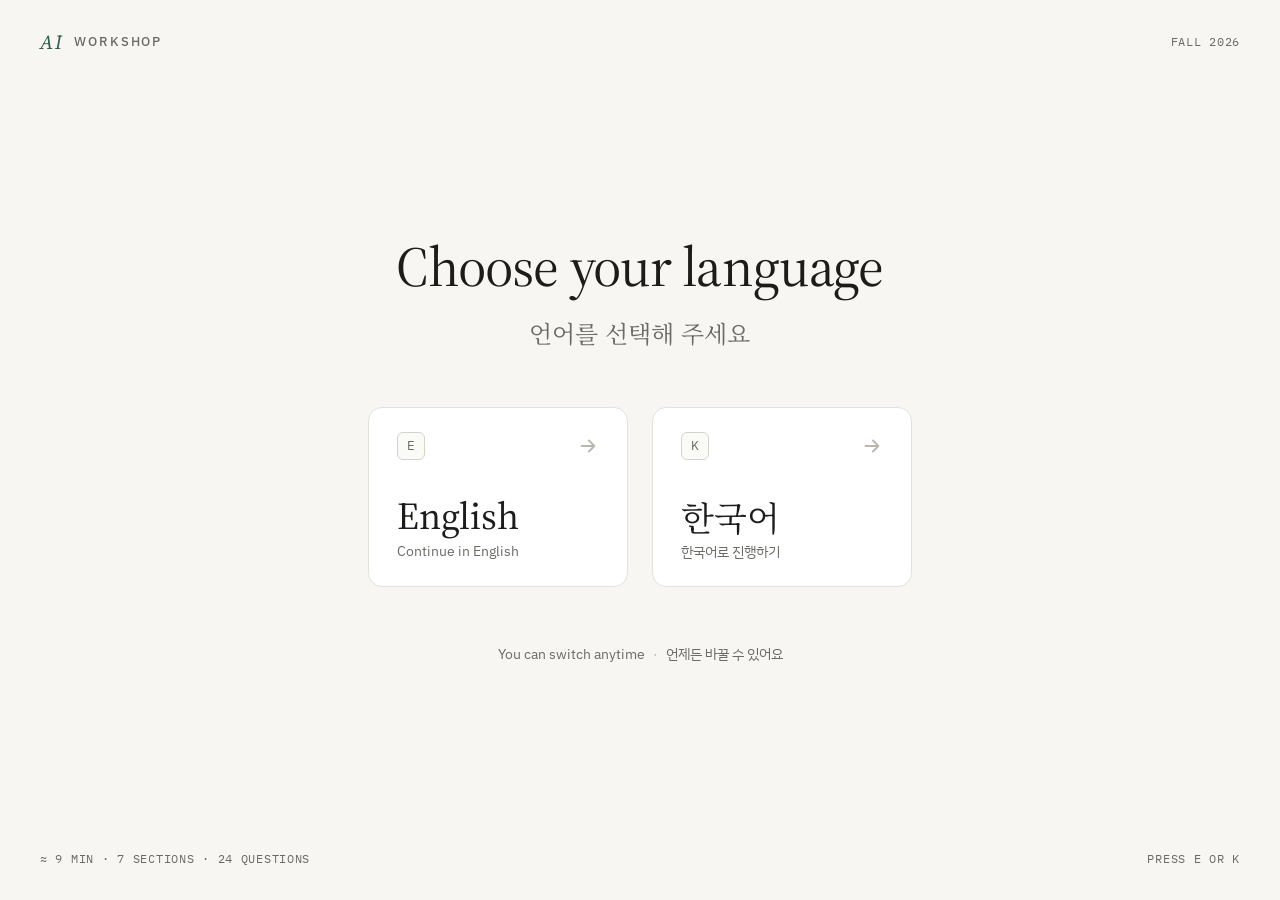
<file: index.html>
<!doctype html>
<html lang="en">
<head>
<meta charset="utf-8">
<meta name="viewport" content="width=device-width, initial-scale=1, viewport-fit=cover, interactive-widget=resizes-content">
<meta name="color-scheme" content="light">
<meta name="theme-color" content="#F7F6F2">
<title>AI Workshop Survey</title>
<link rel="preconnect" href="https://fonts.googleapis.com">
<link rel="preconnect" href="https://fonts.gstatic.com" crossorigin>
<link href="https://fonts.googleapis.com/css2?family=Source+Serif+4:ital,opsz,wght@0,8..60,300;0,8..60,400;0,8..60,500;1,8..60,400&family=IBM+Plex+Sans:wght@400;500;600&family=IBM+Plex+Mono:wght@400;500&family=IBM+Plex+Sans+KR:wght@400;500;600&family=Noto+Serif+KR:wght@300;400;500&display=swap" rel="stylesheet">
<link rel="stylesheet" href="styles.css">
</head>
<body>
<div class="app" id="app">
  <header class="topbar" id="topbar">
    <div class="topbar-inner" id="topbarInner"></div>
    <div class="progress" aria-hidden="true"><span id="progressFill"></span></div>
  </header>
  <main class="main" id="main">
    <div class="view" id="view"></div>
  </main>
  <footer class="footer" id="footer"></footer>
</div>
<noscript>This survey needs JavaScript. · 이 설문은 JavaScript가 필요합니다.</noscript>
<script src="config.js"></script>
<script src="i18n.js"></script>
<script src="questions.js"></script>
<script src="app.js"></script>
</body>
</html>
</file>
<file: styles.css>
/* AI Workshop Survey — mobile-first. 600px / 900px에서 확장 */

:root {
  --bg: #F7F6F2;
  --surface: #FFFFFF;
  --surface-alt: #FBFBF9;
  --surface-key: #FAFAF7;
  --ink: #1C1C1A;
  --ink-body: #3D3C38;
  --ink-muted: #6B6A65;
  --ink-faint: #8A877F;
  --ink-ghost: #B9B6AD;
  --line: #E3E1DA;
  --line-soft: #EFEDE7;
  --line-strong: #D6D3CA;
  --line-dot: #C9C6BC;
  --rule: #1C1C1A;
  --accent: #2F5D50;
  --accent-hover: #1F4238;
  --accent-soft: #E6EEEA;
  --accent-ink: #FFFFFF;
  --hatch-a: #ECEAE3;
  --error: #A33A2E;

  --font-serif-en: 'Source Serif 4', Georgia, serif;
  --font-serif-ko: 'Noto Serif KR', 'Source Serif 4', serif;
  --font-sans-en: 'IBM Plex Sans', -apple-system, 'Segoe UI', sans-serif;
  --font-sans-ko: 'IBM Plex Sans KR', 'IBM Plex Sans', -apple-system, sans-serif;
  --font-mono: 'IBM Plex Mono', ui-monospace, monospace;
  --serif: var(--font-serif-en);
  --sans: var(--font-sans-en);

  --radius-card: 10px;
  --radius-panel: 12px;
  --radius-button: 8px;

  --ease: cubic-bezier(0.22, 1, 0.36, 1);
  --lh: 1.5;
  --lh-title: 1.25;
  --pad-x: 20px;
  --header-h: 52px;
}

html[lang="ko"] {
  --serif: var(--font-serif-ko);
  --sans: var(--font-sans-ko);
  --lh: 1.6;
  --lh-title: 1.4;
}

*, *::before, *::after { box-sizing: border-box; }

html, body {
  margin: 0;
  height: 100%;
  background: var(--bg);
  color: var(--ink);
  overscroll-behavior: none;
}

body {
  font-family: var(--sans);
  font-size: 17px;
  line-height: var(--lh);
  -webkit-font-smoothing: antialiased;
  -webkit-text-size-adjust: 100%;
  text-size-adjust: 100%;
}

html[lang="ko"] body { word-break: keep-all; overflow-wrap: anywhere; }

button, input, textarea, select { font: inherit; color: inherit; }
button { -webkit-tap-highlight-color: transparent; cursor: pointer; }
a { color: var(--accent); }
h1, h2, p { margin: 0; }

:focus { outline: none; }
:focus-visible { outline: 2px solid var(--accent); outline-offset: 2px; }
[tabindex="-1"]:focus-visible { outline: none; } /* 화면 전환 시 제목으로 옮긴 포커스 */

.sr-only {
  position: absolute; width: 1px; height: 1px; padding: 0; margin: -1px;
  overflow: hidden; clip: rect(0 0 0 0); white-space: nowrap; border: 0;
}

.mono { font-family: var(--font-mono); }
.em { color: var(--accent); }
html[lang="en"] .em { font-style: italic; }

/* ── Shell ───────────────────────────────────────────── */

.app {
  height: 100vh; /* fallback */
  height: var(--app-h, 100dvh);
  display: flex;
  flex-direction: column;
  overflow: hidden;
}

.topbar {
  position: relative;
  flex-shrink: 0;
  height: var(--header-h);
  border-bottom: 1px solid var(--line);
  padding-top: env(safe-area-inset-top);
  box-sizing: content-box;
}
.app[data-screen="lang"] .topbar { display: none; }

.topbar-inner {
  height: 100%;
  padding: 0 max(var(--pad-x), env(safe-area-inset-right)) 0 max(var(--pad-x), env(safe-area-inset-left));
  display: flex;
  align-items: center;
  justify-content: space-between;
  gap: 12px;
}

.brand { display: flex; align-items: center; gap: 12px; min-width: 0; }
.brand-ai { font-family: var(--font-serif-en); font-style: italic; font-size: 20px; color: var(--accent); line-height: 1; }
.brand-word { display: none; font-size: 13px; font-weight: 500; letter-spacing: 0.14em; font-family: var(--font-sans-en); }
.brand-rule { display: none; width: 1px; height: 16px; background: var(--line-strong); }
.brand-sub { display: none; font-size: 13px; color: var(--ink-muted); white-space: nowrap; }

.topbar-right { display: flex; align-items: center; gap: 14px; }
.section-of { font-family: var(--font-mono); font-size: 11px; letter-spacing: 0.08em; color: var(--ink-muted); white-space: nowrap; text-transform: uppercase; }
.section-of.is-done { color: var(--accent); }
.so-long { display: none; }

.lang-toggle {
  display: flex;
  padding: 2px;
  border: 1px solid var(--line);
  border-radius: 999px;
  background: var(--surface);
}
.lang-toggle button {
  height: 30px;
  min-width: 40px;
  padding: 0 10px;
  border: none;
  border-radius: 999px;
  background: transparent;
  color: var(--ink-muted);
  font-size: 12px;
  font-weight: 500;
  transition: background-color .15s, color .15s;
}
.lang-toggle button[data-lang="en"] { font-family: var(--font-sans-en); }
.lang-toggle button[data-lang="ko"] { font-family: var(--font-sans-ko); font-size: 13px; }
.lang-toggle button[aria-pressed="true"] { background: var(--ink); color: #FFFFFF; font-weight: 600; }
/* 터치 타겟 44px 확보 */
.lang-toggle button { position: relative; }
.lang-toggle button::after { content: ""; position: absolute; inset: -7px -2px; }

.progress { position: absolute; left: 0; right: 0; bottom: -1px; height: 2px; pointer-events: none; }
.progress span {
  display: block; height: 100%; width: 0;
  background: var(--accent);
  transition: width .4s var(--ease);
}

.main {
  position: relative;
  flex: 1 1 auto;
  min-height: 0;
  overflow-y: auto;
  overflow-x: hidden;
  -webkit-overflow-scrolling: touch;
  overscroll-behavior: contain;
}

.view {
  min-height: 100%;
  display: flex;
  flex-direction: column;
}

.footer {
  flex-shrink: 0;
  display: flex;
  align-items: center;
  gap: 12px;
  padding: 12px max(var(--pad-x), env(safe-area-inset-right)) calc(12px + env(safe-area-inset-bottom)) max(var(--pad-x), env(safe-area-inset-left));
  border-top: 1px solid var(--line);
  background: var(--bg);
}
.footer:empty { display: none; }
.app[data-screen="lang"] .footer,
.app[data-screen="thanks"] .footer { display: none; }

.back-btn {
  flex-shrink: 0;
  width: 48px; height: 48px;
  display: inline-flex; align-items: center; justify-content: center; gap: 8px;
  padding: 0;
  background: var(--surface);
  border: 1px solid var(--line);
  border-radius: 10px;
  color: var(--ink);
}
.back-btn svg { width: 20px; height: 20px; }
.back-text { display: none; }
.back-btn:active { background: var(--line-soft); }

.foot-hint { display: none; }
.foot-crumbs { display: none; }
.foot-page { margin-left: auto; font-family: var(--font-mono); font-size: 12px; letter-spacing: 0.06em; color: var(--ink); white-space: nowrap; }
.foot-page span { color: var(--ink-faint); }
.foot-primary { flex: 1 1 auto; border-radius: 10px; }
.foot-primary + .foot-page { display: none; }
.foot-primary .sub { font-family: var(--font-mono); font-size: 13px; opacity: 0.8; font-weight: 400; }
html[lang="ko"] .foot-primary .sub { font-family: var(--sans); font-size: 14px; }

/* ── Buttons ─────────────────────────────────────────── */

.btn {
  height: 48px;
  padding: 0 24px;
  border: none;
  border-radius: var(--radius-button);
  display: inline-flex;
  align-items: center;
  justify-content: center;
  gap: 10px;
  font-size: 16px;
  font-weight: 500;
  white-space: nowrap;
}
.btn-primary { background: var(--accent); color: var(--accent-ink); }
.btn-primary:active { background: var(--accent-hover); }
.btn-primary[disabled] { opacity: .7; cursor: progress; }
.btn-primary svg { width: 16px; height: 16px; flex-shrink: 0; }
.btn-lg { height: 52px; padding: 0 26px; font-size: 17px; }
.btn-lg svg { width: 18px; height: 18px; }

.btn-text {
  min-height: 44px;
  padding: 0 4px;
  background: none;
  border: none;
  color: var(--ink-muted);
  font-size: 15px;
}
.btn-text:active { color: var(--ink); }

.btn-outline {
  height: 44px;
  padding: 0 16px;
  background: var(--surface);
  border: 1px solid var(--line-strong);
  border-radius: var(--radius-button);
  color: var(--ink);
  font-size: 15px;
  font-weight: 500;
  display: inline-flex; align-items: center; gap: 8px;
}

kbd {
  font-family: var(--font-mono);
  font-size: 13px;
  border: 1px solid var(--line-strong);
  border-radius: 4px;
  padding: 2px 6px;
  background: var(--surface);
}

.spinner {
  width: 16px; height: 16px;
  border: 2px solid rgba(255,255,255,.4);
  border-top-color: #FFFFFF;
  border-radius: 50%;
  animation: spin .8s linear infinite;
}
@keyframes spin { to { transform: rotate(360deg); } }

.shake { animation: shake .4s; }
@keyframes shake {
  0%, 100% { transform: translateX(0); }
  20% { transform: translateX(-6px); }
  40% { transform: translateX(6px); }
  60% { transform: translateX(-4px); }
  80% { transform: translateX(4px); }
}

/* ── Stage (질문 공통) ───────────────────────────────── */

.stage {
  width: 100%;
  max-width: 640px;
  margin: 0 auto;
  padding: 28px var(--pad-x) 32px;
}

.q-block { border-top: 1px solid var(--rule); padding-top: 14px; }
.q-rail {
  font-family: var(--font-mono);
  font-size: 12px;
  letter-spacing: 0.06em;
  color: var(--accent);
  margin-bottom: 22px;
}
.q-sec { color: var(--ink-muted); font-family: var(--sans); letter-spacing: 0.01em; }
.q-sec::before { content: " — "; font-family: var(--font-mono); }

.q-title {
  font-family: var(--serif);
  font-weight: 500;
  font-size: 26px;
  line-height: var(--lh-title);
  letter-spacing: -0.01em;
}
html[lang="ko"] .q-title { font-size: 24px; }

.q-body { display: flex; flex-direction: column; gap: 22px; }

/* 선택 카드 */
.opts { display: flex; flex-direction: column; gap: 10px; }

.card {
  display: flex;
  align-items: center;
  gap: 12px;
  width: 100%;
  min-height: 56px;
  padding: 14px 18px;
  background: var(--surface);
  border: 1px solid var(--line);
  border-radius: var(--radius-card);
  font-size: 17px;
  line-height: 1.35;
  text-align: left;
  transition: background-color .15s, border-color .15s, transform .15s, opacity .15s;
}
html[lang="ko"] .card { line-height: 1.45; }
.card:active { background: var(--line-soft); }
.card[aria-checked="true"] {
  background: var(--accent-soft);
  border: 1.5px solid var(--accent);
  padding: 13.5px 17.5px;
}
.card.is-disabled { opacity: .4; }
.card-main { flex: 1 1 auto; min-width: 0; display: flex; flex-direction: column; gap: 2px; }
.card-label { display: block; }
.card-desc { display: block; font-size: 15px; color: var(--ink-muted); line-height: 1.45; }
.card-title { font-weight: 600; }

.key {
  display: none;
  width: 26px; height: 26px;
  flex-shrink: 0;
  align-items: center; justify-content: center;
  border-radius: 6px;
  border: 1px solid var(--line-strong);
  background: var(--surface-key);
  color: var(--ink-muted);
  font-family: var(--font-mono);
  font-size: 12px;
}
[aria-checked="true"] > .key { background: var(--accent); border-color: var(--accent); color: #FFFFFF; }

.check { width: 20px; height: 20px; flex-shrink: 0; color: var(--accent); visibility: hidden; }
[aria-checked="true"] > .check { visibility: visible; }

/* 그룹형 */
.groups { display: flex; flex-direction: column; gap: 28px; }
.group { display: flex; flex-direction: column; gap: 8px; }
.group-head {
  display: flex; justify-content: space-between; align-items: baseline;
  border-bottom: 1px solid var(--line);
  padding-bottom: 8px;
}
.group-title { font-size: 14px; font-weight: 600; color: var(--ink-body); }
.group-count { font-family: var(--font-mono); font-size: 12px; color: var(--ink-muted); }
.group-grid { display: grid; grid-template-columns: minmax(0, 1fr); gap: 8px; }
.group .card { font-size: 16px; padding: 12px 16px; }
.group .card[aria-checked="true"] { padding: 11.5px 15.5px; }
.group .key { width: 24px; height: 24px; }
.group .check { width: 18px; height: 18px; }

/* Other 입력 */
.other-wrap { display: flex; flex-direction: column; gap: 8px; }
.other-input { margin-left: 0; }

/* 텍스트 입력 */
.text-input, .text-area {
  width: 100%;
  border: none;
  border-bottom: 1.5px solid var(--line-strong);
  border-radius: 0;
  background: transparent;
  padding: 10px 2px;
  font-size: 20px;
  line-height: 1.45;
  color: var(--ink);
  transition: border-color .15s;
  -webkit-appearance: none;
  appearance: none;
}
.text-input::placeholder, .text-area::placeholder { color: var(--ink-ghost); }
.text-input:focus, .text-area:focus { border-bottom-color: var(--accent); outline: none; }
.text-area {
  min-height: 120px;
  resize: none;
  overflow: hidden;
  border: 1px solid var(--line);
  border-radius: var(--radius-card);
  background: var(--surface);
  padding: 14px 16px;
  font-size: 18px;
}
.text-area:focus { border-color: var(--accent); }
.other-input {
  font-size: 17px;
  border: 1px solid var(--line);
  border-radius: var(--radius-card);
  background: var(--surface);
  padding: 12px 16px;
}
.other-input:focus { border-color: var(--accent); }

/* 척도 */
.scale { display: flex; flex-direction: column; gap: 10px; }
.scale-btns { display: grid; grid-template-columns: repeat(5, 1fr); gap: 8px; }
.scale-btn {
  height: 52px;
  border: 1px solid var(--line);
  border-radius: var(--radius-card);
  background: var(--surface);
  font-family: var(--font-mono);
  font-size: 18px;
  transition: background-color .15s, border-color .15s;
}
.scale-btn:active { background: var(--line-soft); }
.scale-btn[aria-checked="true"] { background: var(--accent); border-color: var(--accent); color: #FFFFFF; }
.scale-ends { display: flex; justify-content: space-between; gap: 16px; font-size: 14px; color: var(--ink-muted); line-height: 1.35; }
.scale-ends span:last-child { text-align: right; }

/* Likert */
.likert-matrix { display: none; }
.likert-cards { display: flex; flex-direction: column; gap: 12px; }
.lk-card {
  background: var(--surface);
  border: 1px solid var(--line);
  border-radius: var(--radius-panel);
  padding: 16px;
  display: flex; flex-direction: column; gap: 12px;
  transition: border-color .2s;
}
.lk-card.is-active { border-color: var(--line-strong); }
.lk-card .lk-text { font-size: 17px; line-height: 1.45; }
.lk-pills { display: grid; grid-template-columns: repeat(5, 1fr); gap: 6px; }
.lk-pill {
  height: 44px;
  border: 1px solid var(--line);
  border-radius: 999px;
  background: var(--surface);
  font-family: var(--font-mono);
  font-size: 15px;
}
.lk-pill:active { background: var(--line-soft); }
.lk-pill[aria-checked="true"] { background: var(--accent); border-color: var(--accent); color: #FFFFFF; }
.lk-ends { display: flex; justify-content: space-between; font-size: 12px; color: var(--ink-muted); gap: 12px; }
.lk-ends span:last-child { text-align: right; }

/* Rank */
.rank-badge {
  width: 26px; height: 26px; flex-shrink: 0;
  border-radius: 50%;
  border: 1.5px solid var(--line-dot);
  display: inline-flex; align-items: center; justify-content: center;
  font-family: var(--font-mono);
  font-size: 13px;
  color: #FFFFFF;
}
[aria-checked="true"] > .rank-badge { background: var(--accent); border-color: var(--accent); }

/* 메시지 / 액션 */
.form-msg { min-height: 0; font-size: 15px; color: var(--ink-muted); }
.form-msg:empty { display: none; }
.form-msg.is-error { color: var(--error); }

.actions { display: none; }
.to-review { align-self: flex-start; }

/* ── Language select ─────────────────────────────────── */

.lang-screen {
  flex: 1 1 auto;
  display: flex;
  flex-direction: column;
  padding: calc(20px + env(safe-area-inset-top)) var(--pad-x) calc(20px + env(safe-area-inset-bottom));
  gap: 32px;
}
.lang-top, .lang-bottom {
  display: flex; justify-content: space-between; align-items: center; gap: 12px;
  font-family: var(--font-mono); font-size: 11px; letter-spacing: 0.06em; color: var(--ink-muted);
}
.lang-top .brand-word { display: inline-block; }
.lang-center { margin: auto 0; display: flex; flex-direction: column; gap: 32px; align-items: stretch; }
.lang-heading { display: flex; flex-direction: column; gap: 10px; text-align: center; }
.lang-title { font-family: var(--font-serif-en); font-weight: 400; font-size: 36px; line-height: 1.1; letter-spacing: -0.015em; }
.lang-sub { font-family: var(--font-serif-ko); font-size: 19px; color: var(--ink-muted); }
.lang-cards { display: flex; flex-direction: column; gap: 12px; }
.lang-card {
  height: 120px;
  padding: 18px 20px;
  background: var(--surface);
  border: 1px solid var(--line);
  border-radius: 14px;
  display: flex; flex-direction: column; justify-content: space-between;
  text-align: left;
  transition: border-color .15s, transform .15s, box-shadow .15s;
}
.lang-card:active { background: var(--surface-alt); }
.lang-card-top { display: flex; justify-content: space-between; align-items: center; width: 100%; }
.lang-card-top .key { display: none; width: 28px; height: 28px; font-size: 13px; }
.lang-card-top svg { width: 22px; height: 22px; margin-left: auto; color: var(--ink-ghost); transition: color .15s; }
.lang-card-name { font-family: var(--font-serif-en); font-size: 32px; line-height: 1; }
.lang-card[data-lang="ko"] .lang-card-name { font-family: var(--font-serif-ko); font-size: 29px; line-height: 1.1; }
.lang-card-cta { font-size: 14px; color: var(--ink-muted); }
.lang-card[data-lang="ko"] .lang-card-cta { font-family: var(--font-sans-ko); }
.lang-card-text { display: flex; flex-direction: column; gap: 6px; }
.lang-note { text-align: center; font-size: 14px; color: var(--ink-muted); }
.lang-note .dot { color: var(--ink-ghost); padding: 0 8px; }
.lang-note .ko { font-family: var(--font-sans-ko); }

/* ── Welcome ─────────────────────────────────────────── */

.welcome {
  width: 100%;
  max-width: 1120px;
  margin: 0 auto;
  padding: 32px var(--pad-x) 40px;
  display: flex; flex-direction: column; gap: 36px;
}
.welcome-main { display: flex; flex-direction: column; gap: 22px; }
.eyebrow { font-family: var(--font-mono); font-size: 12px; letter-spacing: 0.16em; color: var(--accent); text-transform: uppercase; }
.welcome-title { font-family: var(--serif); font-weight: 400; font-size: 36px; line-height: 1.12; letter-spacing: -0.02em; }
html[lang="ko"] .welcome-title { line-height: 1.3; letter-spacing: -0.01em; }
.welcome-body { font-size: 17px; line-height: 1.6; color: var(--ink-body); max-width: 520px; }
html[lang="ko"] .welcome-body { line-height: 1.75; }
.cta-row { display: flex; align-items: center; gap: 20px; padding-top: 6px; flex-wrap: wrap; }
.cta-row .btn { flex: 1 1 auto; }
.enter-hint { display: none; font-size: 14px; color: var(--ink-muted); white-space: nowrap; }
.welcome-meta { display: flex; flex-wrap: wrap; gap: 10px 28px; font-size: 14px; color: var(--ink-muted); }
.welcome-meta span { display: flex; align-items: center; gap: 8px; }
.welcome-meta svg { width: 16px; height: 16px; flex-shrink: 0; }

.cover {
  background: var(--surface);
  border: 1px solid var(--line);
  border-radius: 14px;
  padding: 22px 22px;
}
.cover-head { display: block; font-family: var(--font-mono); font-size: 12px; letter-spacing: 0.14em; color: var(--ink-muted); padding-bottom: 14px; text-transform: uppercase; }
.cover-row {
  display: grid;
  grid-template-columns: 36px minmax(0, 1fr) auto;
  column-gap: 12px;
  align-items: baseline;
  padding: 12px 0;
  border-top: 1px solid var(--line);
}
.cover-row:first-of-type { border-top-color: var(--rule); }
.cover-row:last-child { border-bottom: 1px solid var(--line); }
.cover-row .n { font-family: var(--font-mono); font-size: 12px; color: var(--accent); }
.cover-row .t { font-size: 16px; }
.cover-row .c { font-family: var(--font-mono); font-size: 12px; color: var(--ink-muted); }

/* ── Section intro ───────────────────────────────────── */

.intro {
  width: 100%;
  max-width: 900px;
  margin: 0 auto;
  padding: 40px var(--pad-x) 40px;
  display: flex; flex-direction: column; gap: 20px;
}
.intro-num {
  font-family: var(--font-serif-en);
  font-weight: 300;
  font-size: 120px;
  line-height: 0.8;
  letter-spacing: -0.04em;
  color: var(--accent);
}
.intro-rule { height: 1px; background: var(--rule); }
.intro-text { display: flex; flex-direction: column; gap: 16px; }
.intro-meta { font-family: var(--font-mono); font-size: 12px; letter-spacing: 0.16em; color: var(--ink-muted); }
.intro-title { font-family: var(--serif); font-weight: 400; font-size: 36px; line-height: 1.12; letter-spacing: -0.015em; }
html[lang="ko"] .intro-title { line-height: 1.3; }
.intro .cta-row { display: none; }

/* ── Review ──────────────────────────────────────────── */

.review { width: 100%; max-width: 760px; margin: 0 auto; padding: 28px var(--pad-x) 40px; display: flex; flex-direction: column; gap: 24px; }
.review-head { display: flex; flex-direction: column; gap: 10px; border-top: 1px solid var(--rule); padding-top: 14px; }
.review-title { font-family: var(--serif); font-weight: 400; font-size: 32px; line-height: 1.15; letter-spacing: -0.015em; }
.review-sub { color: var(--ink-body); }
.rv-sections { display: flex; flex-direction: column; gap: 12px; }
.rv-section {
  background: var(--surface);
  border: 1px solid var(--line);
  border-radius: var(--radius-panel);
  overflow: hidden;
}
.rv-section summary {
  list-style: none;
  display: flex; align-items: center; gap: 12px;
  min-height: 56px;
  padding: 12px 16px;
  cursor: pointer;
  -webkit-tap-highlight-color: transparent;
}
.rv-section summary::-webkit-details-marker { display: none; }
.rv-section summary .n { font-family: var(--font-mono); font-size: 12px; color: var(--accent); }
.rv-section summary .t { flex: 1 1 auto; font-weight: 500; }
.rv-section summary svg { width: 18px; height: 18px; color: var(--ink-muted); transition: transform .2s; }
.rv-section[open] summary svg { transform: rotate(180deg); }
.rv-row {
  display: grid;
  grid-template-columns: minmax(0, 1fr) auto;
  gap: 4px 12px;
  padding: 14px 8px 14px 16px;
  border-top: 1px solid var(--line-soft);
  align-items: start;
}
.rv-q { font-size: 14px; color: var(--ink-muted); line-height: 1.45; grid-column: 1; }
.rv-a { font-size: 16px; line-height: 1.5; grid-column: 1; white-space: pre-wrap; overflow-wrap: anywhere; }
.rv-a.is-empty { color: var(--ink-faint); }
.rv-a.is-missing { color: var(--error); }
.rv-a ol, .rv-a ul { margin: 0; padding-left: 20px; }
.rv-edit {
  grid-column: 2; grid-row: 1 / span 2;
  min-width: 44px; min-height: 44px;
  padding: 0 10px;
  background: none; border: none;
  color: var(--accent);
  font-size: 14px; font-weight: 500;
}
.review .cta-row { display: none; }

/* ── Thank you / Error ───────────────────────────────── */

.thanks {
  width: 100%;
  max-width: 720px;
  margin: 0 auto;
  padding: 18vh var(--pad-x) 40px;
  padding-top: 18dvh;
  display: flex; flex-direction: column; align-items: flex-start; gap: 24px;
}
.thanks-icon {
  width: 56px; height: 56px; border-radius: 50%;
  border: 1.5px solid var(--accent);
  display: flex; align-items: center; justify-content: center;
  color: var(--accent);
}
.thanks-icon.is-error { border-color: var(--error); color: var(--error); }
.thanks-icon svg { width: 26px; height: 26px; }
.thanks-title { font-family: var(--serif); font-weight: 400; font-size: 40px; line-height: 1.1; letter-spacing: -0.02em; }
html[lang="ko"] .thanks-title { line-height: 1.3; }
.thanks-body { font-size: 19px; line-height: 1.5; color: var(--ink-body); }
.thanks-actions { display: flex; flex-wrap: wrap; gap: 12px; padding-top: 4px; }
.err-detail { font-family: var(--font-mono); font-size: 12px; color: var(--ink-faint); overflow-wrap: anywhere; }

/* ── Schedule (Q19a) ─────────────────────────────────── */

.stage-sched { max-width: 1200px; padding-top: 24px; }
.stage-sched .q-body { gap: 18px; }

.sched {
  display: grid;
  grid-template-columns: minmax(0, 1fr);
  grid-template-areas: "clock" "board" "summary";
  gap: 18px;
}
.sched-clock { grid-area: clock; display: flex; flex-direction: column; gap: 8px; }
.sched-board { grid-area: board; min-width: 0; }
.sched-summary { grid-area: summary; display: flex; flex-direction: column; gap: 16px; }

.clocks {
  display: grid;
  grid-template-columns: repeat(2, minmax(0, 1fr));
  background: var(--surface);
  border: 1px solid var(--line);
  border-radius: var(--radius-panel);
  overflow: hidden;
}
.clock { padding: 12px 14px; display: flex; flex-direction: column; gap: 2px; min-width: 0; }
.clock.host { background: var(--surface-alt); border-left: 1px solid var(--line); }
.clk-label { font-family: var(--font-mono); font-size: 10px; letter-spacing: 0.1em; color: var(--ink-muted); text-transform: uppercase; white-space: nowrap; overflow: hidden; text-overflow: ellipsis; }
.clock.host .clk-label { color: var(--accent); }
.clk-time { font-family: var(--font-serif-en); font-size: 22px; line-height: 1.2; white-space: nowrap; }
.clk-time small { font-family: var(--sans); font-size: 13px; color: var(--ink-muted); }
.clk-date { font-size: 13px; color: var(--ink-muted); }
.clk-date.is-diff { color: var(--accent); font-weight: 500; }
.clk-divider { display: none; }
.clk-ahead { display: none; }

.tz-line { font-size: 13px; color: var(--ink-muted); display: flex; justify-content: space-between; align-items: center; gap: 12px; }
.tz-line b { color: var(--ink); font-weight: 400; }
.tz-line .tz-label { display: none; }
.link-btn { background: none; border: none; padding: 0 4px; min-height: 44px; color: var(--accent); font-weight: 500; font-size: 13px; text-decoration: underline; text-underline-offset: 3px; }
.tz-picker { display: flex; flex-direction: column; gap: 8px; }
.tz-picker[hidden] { display: none; }
.tz-select, .tz-search, .note-input {
  width: 100%;
  height: 44px;
  padding: 0 12px;
  border: 1px solid var(--line);
  border-radius: var(--radius-button);
  background: var(--surface);
  font-size: 16px;
}
.tz-select:focus, .tz-search:focus, .note-input:focus { border-color: var(--accent); outline: none; }

/* 데스크톱 그리드 (기본 숨김 → 마우스 환경 600px 이상에서 표시) */
.sched-grid-wrap { display: none; position: relative; }
.sched-grid { display: flex; flex-direction: column; gap: 4px; user-select: none; -webkit-user-select: none; }
.sg-row { display: grid; grid-template-columns: 64px repeat(7, minmax(0, 1fr)) 92px; gap: 4px; height: 26px; align-items: center; }
.sg-head { height: auto; align-items: end; padding-bottom: 6px; }
.sg-head span { font-family: var(--font-mono); font-size: 12px; letter-spacing: 0.06em; text-align: center; }
.sg-head .sg-tz, .sg-head .sg-kst-h { font-size: 10px; letter-spacing: 0.1em; color: var(--ink-muted); text-align: left; text-transform: uppercase; overflow: hidden; text-overflow: ellipsis; white-space: nowrap; }
.sg-head .sg-kst-h { color: var(--accent); text-align: right; }
.sg-label { font-size: 12px; color: var(--ink-body); white-space: nowrap; }
.sg-kst { display: flex; justify-content: flex-end; align-items: center; gap: 6px; font-family: var(--font-mono); font-size: 11px; color: var(--accent); white-space: nowrap; }
.plus { font-size: 9px; padding: 1px 4px; border-radius: 3px; background: var(--accent-soft); color: var(--accent); }

.cell {
  height: 26px;
  padding: 0;
  border: 1px solid var(--line);
  border-radius: 4px;
  background: var(--surface);
  display: flex; align-items: center; justify-content: center;
  color: #FFFFFF;
}
.cell svg { width: 12px; height: 12px; visibility: hidden; }
.cell.on { background: var(--accent); border-color: var(--accent); }
.cell.on svg { visibility: visible; }
.cell.off, .lcell.off {
  border-color: var(--hatch-a);
  background: repeating-linear-gradient(135deg, var(--hatch-a) 0 3px, var(--bg) 3px 7px);
  cursor: not-allowed;
}

.sg-legend { display: flex; flex-wrap: wrap; align-items: center; gap: 8px 20px; padding-top: 14px; font-size: 13px; color: var(--ink-muted); }
.sg-legend span { display: flex; align-items: center; gap: 8px; }
.sg-legend i { width: 14px; height: 14px; border-radius: 3px; border: 1px solid var(--line-strong); background: var(--surface); }
.sg-legend i.on { background: var(--accent); border-color: var(--accent); }
.sg-legend i.off { border-color: var(--hatch-a); background: repeating-linear-gradient(135deg, #DCD9D1 0 2px, var(--bg) 2px 5px); }

.sched-tip {
  position: absolute;
  z-index: 5;
  pointer-events: none;
  transform: translate(-50%, calc(-100% - 8px));
  background: var(--ink);
  color: #FFFFFF;
  font-size: 12px;
  line-height: 1.4;
  padding: 6px 10px;
  border-radius: 6px;
  white-space: nowrap;
}
.sched-tip[hidden] { display: none; }

/* 모바일 리스트 */
.sched-list { display: flex; flex-direction: column; gap: 14px; }
.day-tabs { display: flex; gap: 6px; overflow-x: auto; scrollbar-width: none; margin: 0 calc(-1 * var(--pad-x)); padding: 0 var(--pad-x) 2px; }
.day-tabs::-webkit-scrollbar { display: none; }
.day-tab {
  flex: 1 0 auto;
  min-width: 44px; height: 48px;
  padding: 0 10px;
  border: 1px solid var(--line);
  border-radius: var(--radius-button);
  background: var(--surface);
  font-family: var(--font-mono);
  font-size: 12px;
  display: flex; flex-direction: column; align-items: center; justify-content: center; gap: 3px;
}
html[lang="ko"] .day-tab { font-family: var(--font-sans-ko); font-size: 14px; }
.day-tab[aria-selected="true"] { background: var(--ink); border-color: var(--ink); color: #FFFFFF; }
.day-tab .dot { width: 5px; height: 5px; border-radius: 50%; background: var(--accent); visibility: hidden; }
.day-tab.has .dot { visibility: visible; }
.day-tab[aria-selected="true"] .dot { background: #9CC2B5; }

.sl-rows { display: flex; flex-direction: column; gap: 6px; }
.sl-row { display: grid; grid-template-columns: 56px minmax(0, 1fr); gap: 10px; align-items: center; }
.sl-label { font-size: 13px; color: var(--ink-body); white-space: nowrap; }
.lcell {
  height: 48px;
  padding: 0 14px;
  border: 1px solid var(--line);
  border-radius: var(--radius-button);
  background: var(--surface);
  color: var(--accent);
  font-family: var(--font-mono);
  font-size: 12px;
  display: flex; align-items: center; justify-content: space-between; gap: 8px;
  text-align: left;
}
html[lang="ko"] .lcell { font-family: var(--font-sans-ko); font-size: 13px; }
.lcell svg { width: 14px; height: 14px; visibility: hidden; }
.lcell.on { background: var(--accent); border-color: var(--accent); color: #FFFFFF; }
.lcell.on svg { visibility: visible; }
.sl-off {
  grid-column: 1 / -1;
  min-height: 44px;
  padding: 8px 14px;
  border: 1px solid var(--hatch-a);
  border-radius: var(--radius-button);
  background: repeating-linear-gradient(135deg, var(--hatch-a) 0 3px, var(--bg) 3px 7px);
  font-size: 12px;
  color: var(--ink-muted);
  display: flex; align-items: center;
}
.sl-off span { background: var(--bg); padding: 2px 6px; border-radius: 4px; }

/* 선택 요약 */
.slot-count { font-family: var(--font-mono); font-size: 12px; color: var(--accent); text-transform: uppercase; letter-spacing: 0.02em; }
.chips { display: flex; flex-direction: column; gap: 8px; }
.chips:empty { display: none; }
.chip {
  display: flex; align-items: center; justify-content: space-between; gap: 10px;
  padding: 8px 6px 8px 12px;
  background: var(--surface);
  border: 1px solid var(--line);
  border-radius: var(--radius-button);
}
.chip-text { display: flex; flex-direction: column; gap: 2px; min-width: 0; }
.chip-local { font-size: 14px; font-weight: 500; }
.chip-kst { font-family: var(--font-mono); font-size: 11px; color: var(--accent); }
html[lang="ko"] .chip-kst { font-family: var(--font-sans-ko); font-size: 12px; }
.chip-x {
  width: 44px; height: 44px; flex-shrink: 0;
  display: flex; align-items: center; justify-content: center;
  background: none; border: none; border-radius: 6px;
  color: var(--ink-muted);
}
.chip-x svg { width: 14px; height: 14px; }
.note-field { display: flex; flex-direction: column; gap: 6px; font-size: 13px; color: var(--ink-muted); }
.sched-summary .summary-top { display: flex; flex-direction: column; gap: 10px; border-top: 1px solid var(--line); padding-top: 16px; }

/* ── 화면별 상태 ─────────────────────────────────────── */

.app[data-screen="welcome"] .footer { display: none; }

/* ── Hover (마우스 환경) ─────────────────────────────── */

@media (hover: hover) {
  .card:hover:not(.is-disabled):not([aria-checked="true"]) { border-color: var(--ink-muted); transform: translateY(-1px); }
  .scale-btn:hover:not([aria-checked="true"]), .lk-pill:hover:not([aria-checked="true"]) { border-color: var(--ink-muted); }
  .btn-primary:hover:not([disabled]) { background: var(--accent-hover); }
  .btn-text:hover, .back-btn:hover { color: var(--ink); }
  .lang-card:hover { border-color: var(--accent); transform: translateY(-2px); box-shadow: 0 14px 32px -22px rgba(47, 93, 80, .55); }
  .lang-card:hover .lang-card-top svg { color: var(--accent); }
  .lang-card:hover .key { background: var(--accent); border-color: var(--accent); color: #FFFFFF; }
  .cell:not(.off):not(.on):hover { border-color: var(--accent); }
  .lang-toggle button[aria-pressed="false"]:hover { color: var(--ink); }
  .chip-x:hover { background: var(--line-soft); color: var(--ink); }
  .rv-edit:hover { text-decoration: underline; }
}

/* 키 배지·단축키 안내는 키보드 있는 환경에서만 */
@media (hover: hover) and (pointer: fine) {
  .key { display: inline-flex; }
  .lang-card-top .key { display: inline-flex; }
}
@media (hover: none) {
  .kb-only { display: none !important; }
}

/* ── Tablet ≥ 600px ──────────────────────────────────── */

@media (min-width: 600px) {
  :root { --pad-x: 40px; --header-h: 64px; }
  body { font-size: 18px; }

  .brand-word, .brand-rule, .brand-sub { display: inline-block; }
  .section-of { font-size: 12px; }
  .so-long { display: inline; }
  .so-short { display: none; }
  .lang-toggle { padding: 3px; }
  .lang-toggle button { height: 32px; min-width: 44px; padding: 0 12px; }

  /* 하단 바: 텍스트 Back · 힌트 · 페이지 */
  .footer { min-height: 64px; padding-top: 0; padding-bottom: env(safe-area-inset-bottom); justify-content: space-between; gap: 24px; }
  .back-btn { width: auto; height: 44px; padding: 0; border: none; background: none; color: var(--ink-muted); font-size: 15px; }
  .back-btn svg { width: 16px; height: 16px; }
  .back-text { display: inline; }
  .back-btn:active { background: none; color: var(--ink); }
  .foot-primary { display: none; }
  .foot-primary + .foot-page { display: inline; }
  .foot-page { margin-left: 0; }
  .foot-hint { display: inline; font-family: var(--font-mono); font-size: 12px; letter-spacing: 0.04em; color: var(--ink-muted); text-align: center; flex: 1 1 auto; }
  .foot-crumbs { display: inline; font-family: var(--font-mono); font-size: 12px; letter-spacing: 0.06em; color: var(--ink-muted); text-align: right; }
  .foot-crumbs .cur { color: var(--accent); }
  .app[data-screen="welcome"] .footer { display: none; }

  .stage { padding: 48px var(--pad-x) 48px; }
  .q-title { font-size: 32px; }
  html[lang="ko"] .q-title { font-size: 30px; }
  .card { font-size: 18px; padding: 14px 20px; gap: 16px; }
  .card[aria-checked="true"] { padding: 13.5px 19.5px; }
  .q-body { gap: 28px; }

  .enter-hint { display: inline; }
  .actions { display: flex; align-items: center; flex-wrap: wrap; gap: 12px 20px; }
  .actions .counter { margin-left: auto; font-family: var(--font-mono); font-size: 13px; color: var(--accent); }
  .actions .counter:empty { display: none; }
  .to-review-inline { display: none; }

  .scale-btns { grid-template-columns: repeat(5, 56px); }
  .scale-btn { height: 56px; }
  .scale-ends { max-width: calc(56px * 5 + 8px * 4); }

  /* 언어 선택 */
  .lang-screen { padding: 32px 40px; }
  .lang-top, .lang-bottom { font-size: 12px; }
  .lang-center { align-items: center; gap: 56px; }
  .lang-heading { gap: 18px; }
  .lang-title { font-size: 56px; line-height: 1.08; }
  .lang-sub { font-size: 24px; }
  .lang-cards { flex-direction: row; gap: 24px; }
  .lang-card { width: 260px; height: 180px; padding: 24px 28px; }
  .lang-card-name { font-size: 38px; }
  .lang-card[data-lang="ko"] .lang-card-name { font-size: 34px; }

  .welcome { padding: 56px var(--pad-x); }
  .welcome-title { font-size: 48px; }
  .welcome-body { font-size: 19px; }
  .cta-row .btn { flex: 0 0 auto; }
  .cover { padding: 28px 32px; }

  .intro { padding: 56px var(--pad-x); }
  .intro-title { font-size: 44px; }
  .intro .cta-row { display: flex; padding-top: 10px; }

  .review-title { font-size: 40px; }
  .review .cta-row { display: flex; }
  .rv-row { padding: 14px 12px 14px 20px; }
  .rv-section summary { padding: 12px 20px; }

  .thanks { padding-top: 0; padding-bottom: 0; margin: auto; }
  .thanks-title { font-size: 56px; }
  .thanks-body { font-size: 22px; }

  /* Likert 매트릭스 */
  .likert-cards { display: none; }
  .likert-matrix {
    display: block;
    background: var(--surface);
    border: 1px solid var(--line);
    border-radius: var(--radius-panel);
    padding: 4px 24px;
  }
  .lm-row { display: grid; grid-template-columns: minmax(0, 1fr) repeat(5, 72px); align-items: center; min-height: 64px; border-bottom: 1px solid var(--line-soft); }
  .lm-row:last-child { border-bottom: none; }
  .lm-row.is-active .lm-text { color: var(--ink); }
  .lm-head { align-items: end; min-height: 0; padding: 16px 0 12px; border-bottom: 1px solid var(--line); }
  .lm-head span { font-size: 12px; line-height: 1.3; color: var(--ink-muted); text-align: center; padding: 0 2px; }
  .lm-text { font-size: 17px; line-height: 1.4; padding: 10px 16px 10px 0; color: var(--ink-body); }
  .lm-cell { display: flex; justify-content: center; }
  .lm-dot {
    width: 44px; height: 44px; padding: 0;
    display: flex; align-items: center; justify-content: center;
    background: none; border: none; border-radius: 50%;
  }
  .lm-dot i {
    width: 26px; height: 26px; border-radius: 50%;
    border: 1.5px solid var(--line-dot);
    background: var(--surface);
    display: flex; align-items: center; justify-content: center;
    transition: background-color .15s, border-color .15s;
  }
  .lm-dot[aria-checked="true"] i { background: var(--accent); border-color: var(--accent); }
  .lm-dot[aria-checked="true"] i::after { content: ""; width: 8px; height: 8px; border-radius: 50%; background: #FFFFFF; }
}

/* 마우스 환경 태블릿/데스크톱에서만 7열 그리드, 터치는 요일 탭 리스트 */
@media (min-width: 600px) and (hover: hover) {
  .sched-grid-wrap { display: block; }
  .sched-list { display: none; }
  .clocks { grid-template-columns: minmax(0, 1fr); }
  .clock { padding: 16px 20px; gap: 4px; }
  .clock.host { border-left: none; }
  .clk-label { font-size: 11px; letter-spacing: 0.12em; }
  .clk-time { font-size: 34px; line-height: 1.1; }
  .clk-time small { font-size: 18px; }
  .clk-divider { display: block; height: 1px; background: var(--line); position: relative; }
  .clk-diff {
    position: absolute; right: 20px; top: -11px;
    height: 22px; padding: 0 10px;
    display: flex; align-items: center;
    border-radius: 999px;
    background: var(--accent); color: #FFFFFF;
    font-family: var(--font-mono); font-size: 11px;
  }
  .clk-ahead { display: block; padding: 10px 20px; border-top: 1px solid var(--line); font-size: 13px; color: var(--ink-muted); }
  .tz-line .tz-label { display: inline; }
}

/* ── Desktop ≥ 900px ─────────────────────────────────── */

@media (min-width: 900px) {
  .stage { max-width: 968px; padding: 56px var(--pad-x); }
  .stage-wide { max-width: 1128px; }
  .q-block {
    display: grid;
    grid-template-columns: 160px minmax(0, 1fr);
    column-gap: 48px;
    padding-top: 24px;
  }
  .q-rail {
    display: flex; flex-direction: column; gap: 10px;
    font-size: 13px; letter-spacing: 0.08em;
    margin: 0;
  }
  .q-sec { font-size: 13px; line-height: 1.45; letter-spacing: 0; }
  .q-sec::before { content: none; }
  .q-title { font-size: 34px; line-height: 1.22; }
  html[lang="ko"] .q-title { font-size: 32px; line-height: 1.35; }

  /* 질문 수직 중앙 정렬 (그룹형·일정은 상단 정렬) */
  .view.is-centered .stage { margin-top: auto; margin-bottom: auto; }

  .group-grid { grid-template-columns: repeat(2, minmax(0, 1fr)); }
  .groups { gap: 24px; }

  .stage-sched { max-width: 1200px; padding-top: 36px; }
  .stage-sched .q-block { grid-template-columns: 120px minmax(0, 1fr); column-gap: 40px; padding-top: 20px; }
  .stage-sched .q-title { font-size: 32px; }
  .stage-sched .q-body { display: contents; }
  .stage-sched .q-head { grid-column: 2; }
  .stage-sched .sched { grid-column: 1 / -1; margin-top: 24px; }

  .welcome { display: grid; grid-template-columns: minmax(0, 1.2fr) minmax(0, 0.8fr); column-gap: 96px; align-items: center; padding: 48px 120px; margin: auto; }
  .welcome-main { gap: 28px; }
  .welcome-title { font-size: 60px; line-height: 1.06; }
  html[lang="ko"] .welcome-title { font-size: 52px; line-height: 1.25; }

  .intro { flex-direction: row; align-items: stretch; gap: 64px; margin: auto; width: auto; max-width: none; padding: 48px 120px; }
  .intro-num { font-size: 240px; }
  .intro-rule { width: 1px; height: auto; }
  .intro-text { justify-content: center; gap: 22px; width: 560px; max-width: 100%; }
  .intro-title { font-size: 54px; line-height: 1.08; }
  html[lang="ko"] .intro-title { font-size: 48px; line-height: 1.25; }

  .thanks-title { font-size: 64px; line-height: 1.05; }
}

@media (min-width: 900px) and (hover: hover) {
  .sched { grid-template-columns: minmax(0, 1fr) 320px; grid-template-areas: "board clock" "board summary"; column-gap: 40px; row-gap: 16px; align-items: start; }
  .sched-board { grid-row: 1 / span 2; }
}

/* 키보드 높이가 낮은 가로 모드 휴대폰 */
@media (max-height: 480px) and (orientation: landscape) {
  .intro-num { font-size: 72px; }
  .stage { padding-top: 20px; }
}

@media (prefers-reduced-motion: reduce) {
  *, *::before, *::after { transition-duration: 0.01ms !important; animation-duration: 0.01ms !important; }
}
</file>
